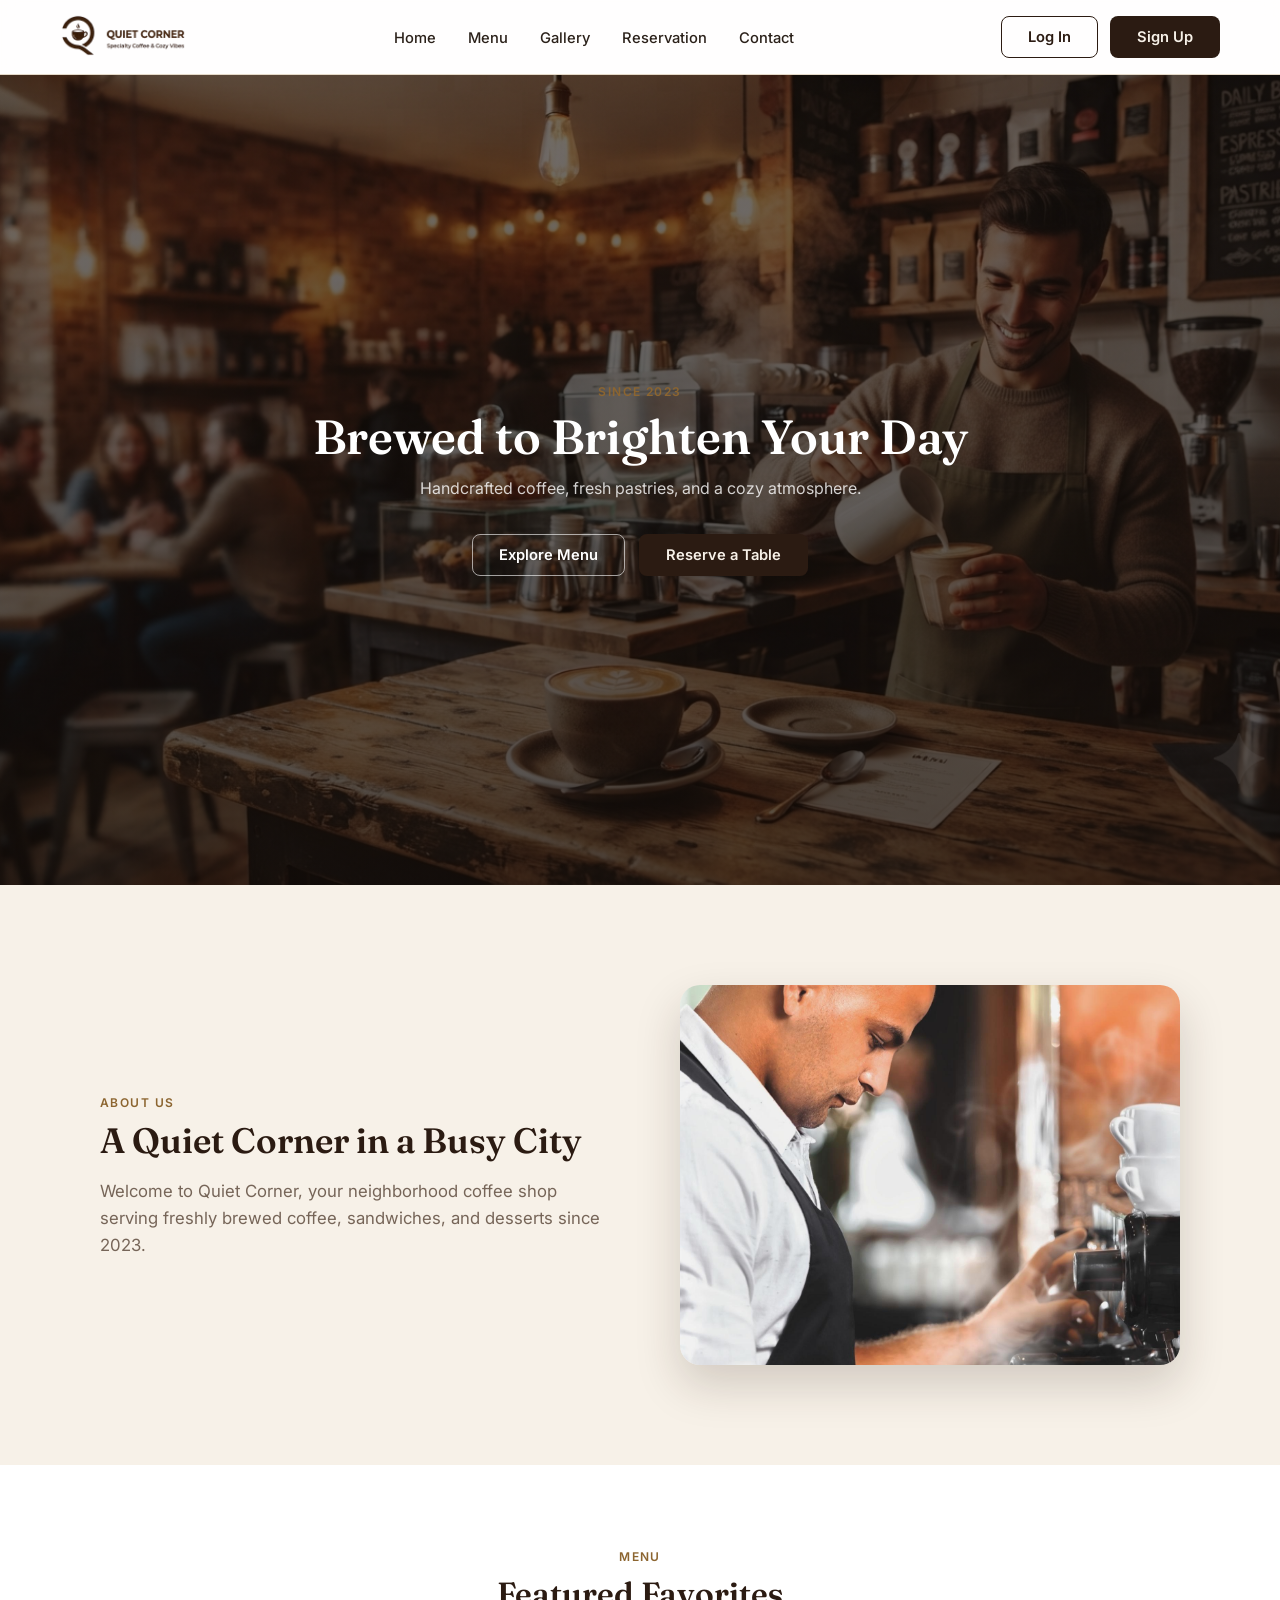
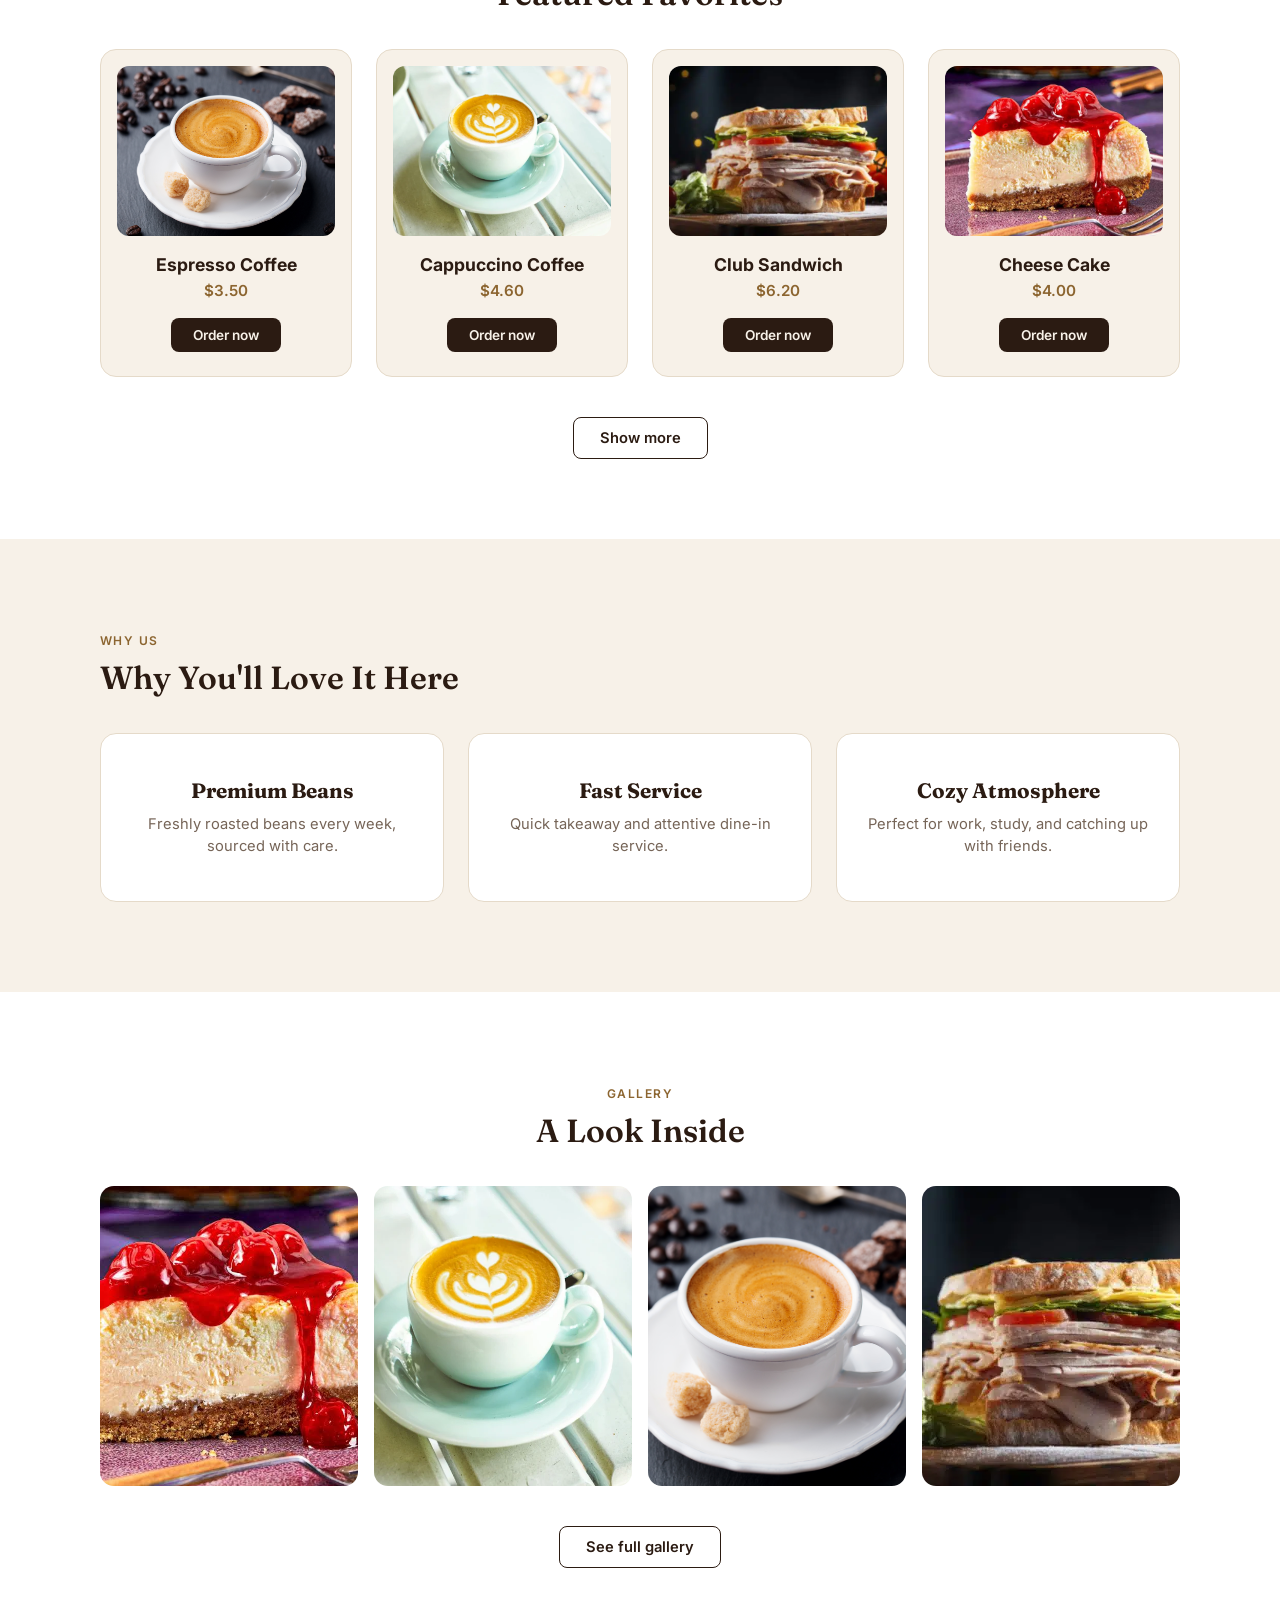
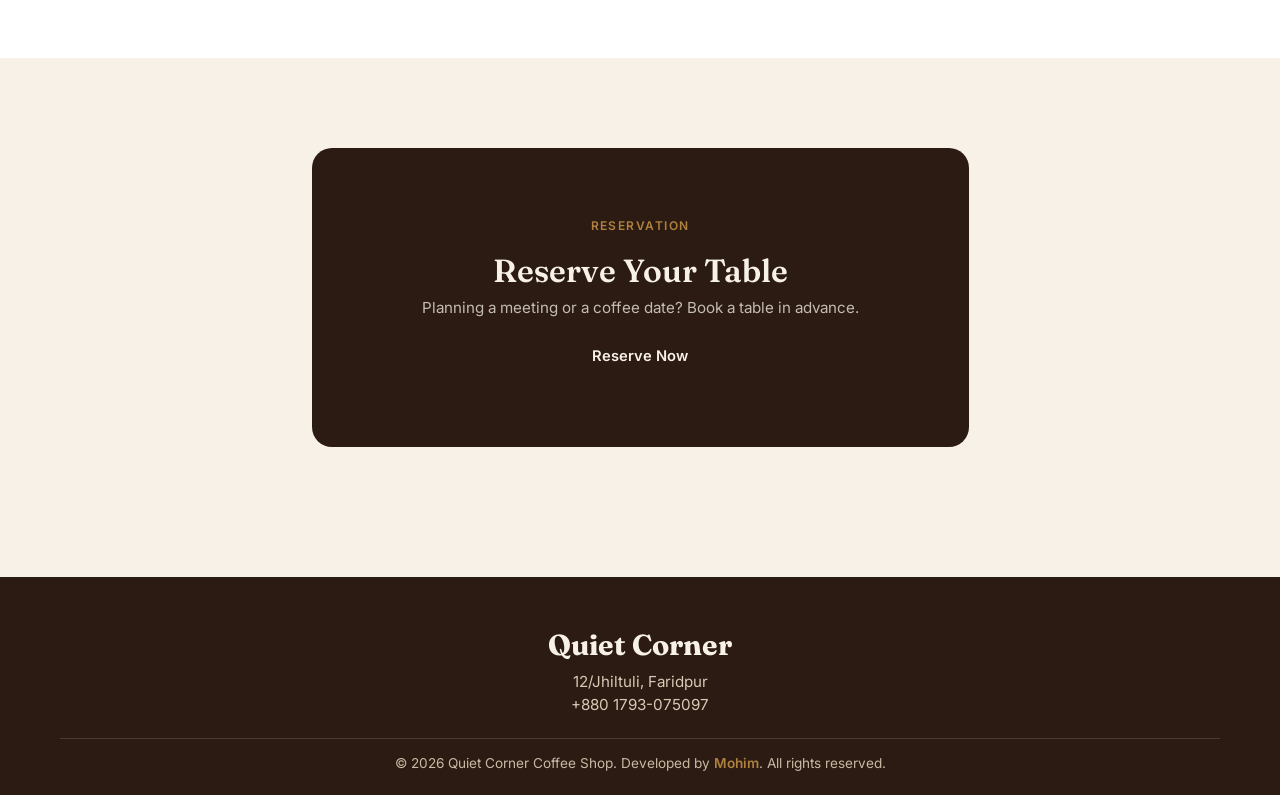
<file: index.html>
<!DOCTYPE html>
<html lang="en">

<head>
   <meta charset="UTF-8">
   <meta name="viewport" content="width=device-width, initial-scale=1.0">
   <link rel="shortcut icon" href="images/favicon.png" type="image/x-icon">
   <title>Home | Quiet Corner Coffee Shop</title>
   <link rel="preconnect" href="https://fonts.googleapis.com">
   <link rel="preconnect" href="https://fonts.gstatic.com" crossorigin>
   <link
      href="https://fonts.googleapis.com/css2?family=Fraunces:opsz,wght@9..144,500;9..144,600;9..144,700&family=Inter:wght@400;500;600;700&display=swap"
      rel="stylesheet">
   <link rel="stylesheet" href="styles/style.css">
</head>

<body>
   <nav>
      <div class="logo">
         <img src="images/logoWithText.png" alt="Quiet Corner Coffee Shop">
      </div>
      <div class="menu">
         <ul>
            <li><a href="./index.html">Home</a></li>
            <li><a href="./pages/menu.html">Menu</a></li>
            <li><a href="#">Gallery</a></li>
            <li><a href="./pages/reserve.html">Reservation</a></li>
            <li><a href="./pages/contact.html">Contact</a></li>
         </ul>
      </div>
      <div class="authBtn">
         <a class="btn btn-outline" href="./pages/login.html">Log In</a>
         <a class="btn btn-solid" href="./pages/signup.html">Sign Up</a>
      </div>
   </nav>

   <header>
      <section id="hero">
         <span class="eyebrow">Since 2023</span>
         <h1>Brewed to Brighten Your Day</h1>
         <h4>Handcrafted coffee, fresh pastries, and a cozy atmosphere.</h4>
         <div class="btns">
            <a class="btn btn-outline-light" href="#featuredMenu">Explore Menu</a>
            <a class="btn btn-solid" href="./pages/reserve.html">Reserve a Table</a>
         </div>
      </section>
   </header>

   <main>
      <section id="aboutSection">
         <div class="text">
            <span class="eyebrow">About Us</span>
            <h2>A Quiet Corner in a Busy City</h2>
            <p>Welcome to Quiet Corner, your neighborhood coffee shop serving freshly brewed coffee, sandwiches, and
               desserts since 2023.</p>
         </div>
         <div class="image">
            <img src="images/about.jpg" alt="Interior of Quiet Corner coffee shop">
         </div>
      </section>

      <section id="featuredMenu">
         <span class="eyebrow">Menu</span>
         <h2>Featured Favorites</h2>
         <div class="menuCards">
            <div class="menuCard">
               <img src="images/espresso.jpg" alt="Espresso">
               <h3>Espresso Coffee</h3>
               <p>$3.50</p>
               <a href="#">Order now</a>
            </div>
            <div class="menuCard">
               <img src="images/cappucino.webp" alt="Cappuccino">
               <h3>Cappuccino Coffee</h3>
               <p>$4.60</p>
               <a href="#">Order now</a>
            </div>
            <div class="menuCard">
               <img src="images/clubSandwich.webp" alt="Club Sandwich">
               <h3>Club Sandwich</h3>
               <p>$6.20</p>
               <a href="#">Order now</a>
            </div>
            <div class="menuCard">
               <img src="images/cheeseCake.jpg" alt="Cheese Cake">
               <h3>Cheese Cake</h3>
               <p>$4.00</p>
               <a href="#">Order now</a>
            </div>
         </div>
         <a class="btn btn-outline show" href="./pages/menu.html">Show more</a>
      </section>

      <section id="whyChoose">
         <span class="eyebrow">Why Us</span>
         <h2>Why You'll Love It Here</h2>
         <div class="chooseCards">
            <div class="chooseCard">
               <h3>Premium Beans</h3>
               <p>Freshly roasted beans every week, sourced with care.</p>
            </div>
            <div class="chooseCard">
               <h3>Fast Service</h3>
               <p>Quick takeaway and attentive dine-in service.</p>
            </div>
            <div class="chooseCard">
               <h3>Cozy Atmosphere</h3>
               <p>Perfect for work, study, and catching up with friends.</p>
            </div>
         </div>
      </section>

      <section id="galleryPreview">
         <span class="eyebrow">Gallery</span>
         <h2>A Look Inside</h2>
         <div class="galleryCards">
            <div class="galleryCard"><img src="images/cheeseCake.jpg" alt="Cheese cake slice"></div>
            <div class="galleryCard"><img src="images/cappucino.webp" alt="Cappuccino with latte art"></div>
            <div class="galleryCard"><img src="images/espresso.jpg" alt="Fresh espresso shot"></div>
            <div class="galleryCard"><img src="images/clubSandwich.webp" alt="Club sandwich on a plate"></div>
         </div>
         <a class="btn btn-outline show" href="./pages/gallery.html">See full gallery</a>
      </section>

      <section id="reserve">
         <div class="box">
            <span class="eyebrow">Reservation</span>
            <h3>Reserve Your Table</h3>
            <p>Planning a meeting or a coffee date? Book a table in advance.</p>
            <a class="btn btn-solid" href="./pages/reserve.html">Reserve Now</a>
         </div>
      </section>
   </main>

   <footer>
      <div class="contact">
         <h2>Quiet Corner</h2>
         <h4>12/Jhiltuli, Faridpur</h4>
         <h4>+880 1793-075097</h4>
      </div>
      <hr>
      <div class="copyright">&copy; 2026 Quiet Corner Coffee Shop. Developed by <span>Mohim</span>. All rights reserved.
      </div>
   </footer>
</body>

</html>
</file>
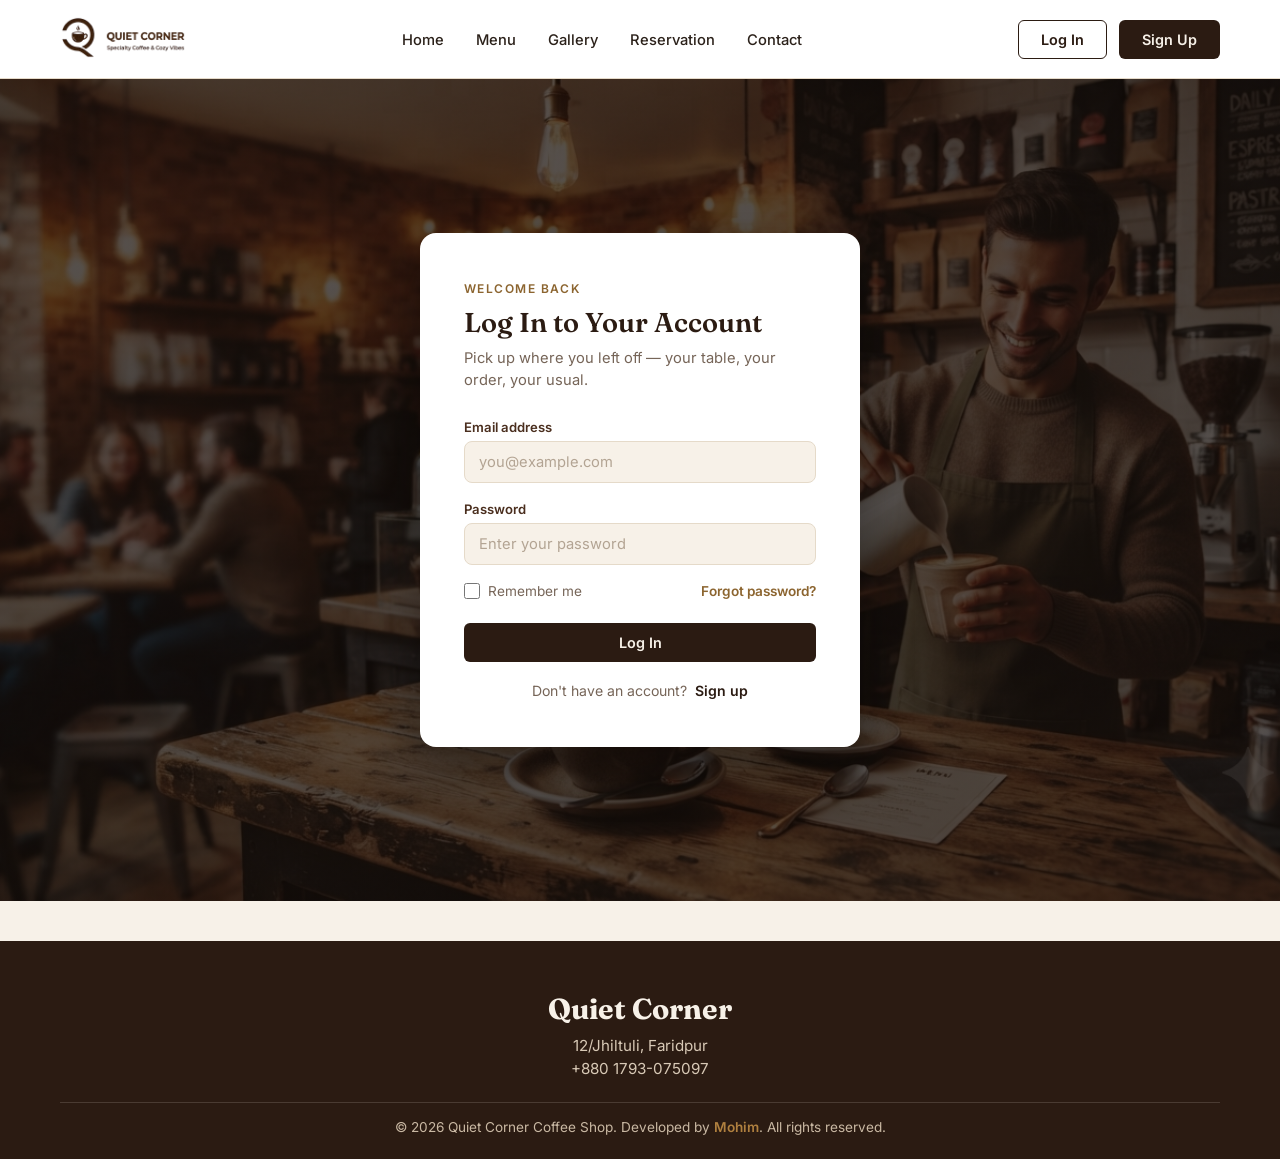
<file: pages/login.html>
<!DOCTYPE html>
<html lang="en">

<head>
   <meta charset="UTF-8">
   <meta name="viewport" content="width=device-width, initial-scale=1.0">
   <title>Log In | Quiet Corner Coffee Shop</title>
   <link rel="preconnect" href="https://fonts.googleapis.com">
   <link rel="preconnect" href="https://fonts.gstatic.com" crossorigin>
   <link
      href="https://fonts.googleapis.com/css2?family=Fraunces:opsz,wght@9..144,500;9..144,600&family=Inter:wght@400;500;600;700&display=swap"
      rel="stylesheet">
   <link rel="stylesheet" href="../styles/style.css">
   <link rel="stylesheet" href="../styles/login.css">
</head>

<body>
   <nav>
      <div class="logo">
         <img src="../images/logoWithText.png" alt="Quiet Corner Coffee Shop">
      </div>
      <div class="menu">
         <ul>
            <li><a href="../index.html">Home</a></li>
            <li><a href="./menu.html">Menu</a></li>
            <li><a href="./gallery.html">Gallery</a></li>
            <li><a href="./reserve.html">Reservation</a></li>
            <li><a href="./contact.html">Contact</a></li>
         </ul>
      </div>
      <div class="authBtn">
         <a class="btn btn-outline" href="./login.html">Log In</a>
         <a class="btn btn-solid" href="./signup.html">Sign Up</a>
      </div>
   </nav>

   <main>
      <section id="login-box">
         <div class="login-container">
            <span class="eyebrow">Welcome Back</span>
            <h1>Log In to Your Account</h1>
            <p class="subhead">Pick up where you left off — your table, your order, your usual.</p>

            <form novalidate>
               <div class="field">
                  <label for="email">Email address</label>
                  <input type="email" name="email" id="email" placeholder="you@example.com" required>
               </div>

               <div class="field">
                  <label for="password">Password</label>
                  <input type="password" name="password" id="password" placeholder="Enter your password" required>
               </div>

               <div class="form-row">
                  <div class="checkbox-wrapper">
                     <input type="checkbox" name="checkbox" id="checkbox">
                     <label for="checkbox">Remember me</label>
                  </div>
                  <a class="forgotLink" href="#">Forgot password?</a>
               </div>

               <button class="btn btn-solid btn-block" type="submit">Log In</button>

               <p class="altAction">Don't have an account? <a href="./signup.html">Sign up</a></p>
            </form>
         </div>
      </section>
   </main>

   <footer>
      <div class="contact">
         <h2>Quiet Corner</h2>
         <h4>12/Jhiltuli, Faridpur</h4>
         <h4>+880 1793-075097</h4>
      </div>
      <hr>
      <div class="copyright">&copy; 2026 Quiet Corner Coffee Shop. Developed by <span>Mohim</span>. All rights reserved.
      </div>
   </footer>
</body>

</html>
</file>
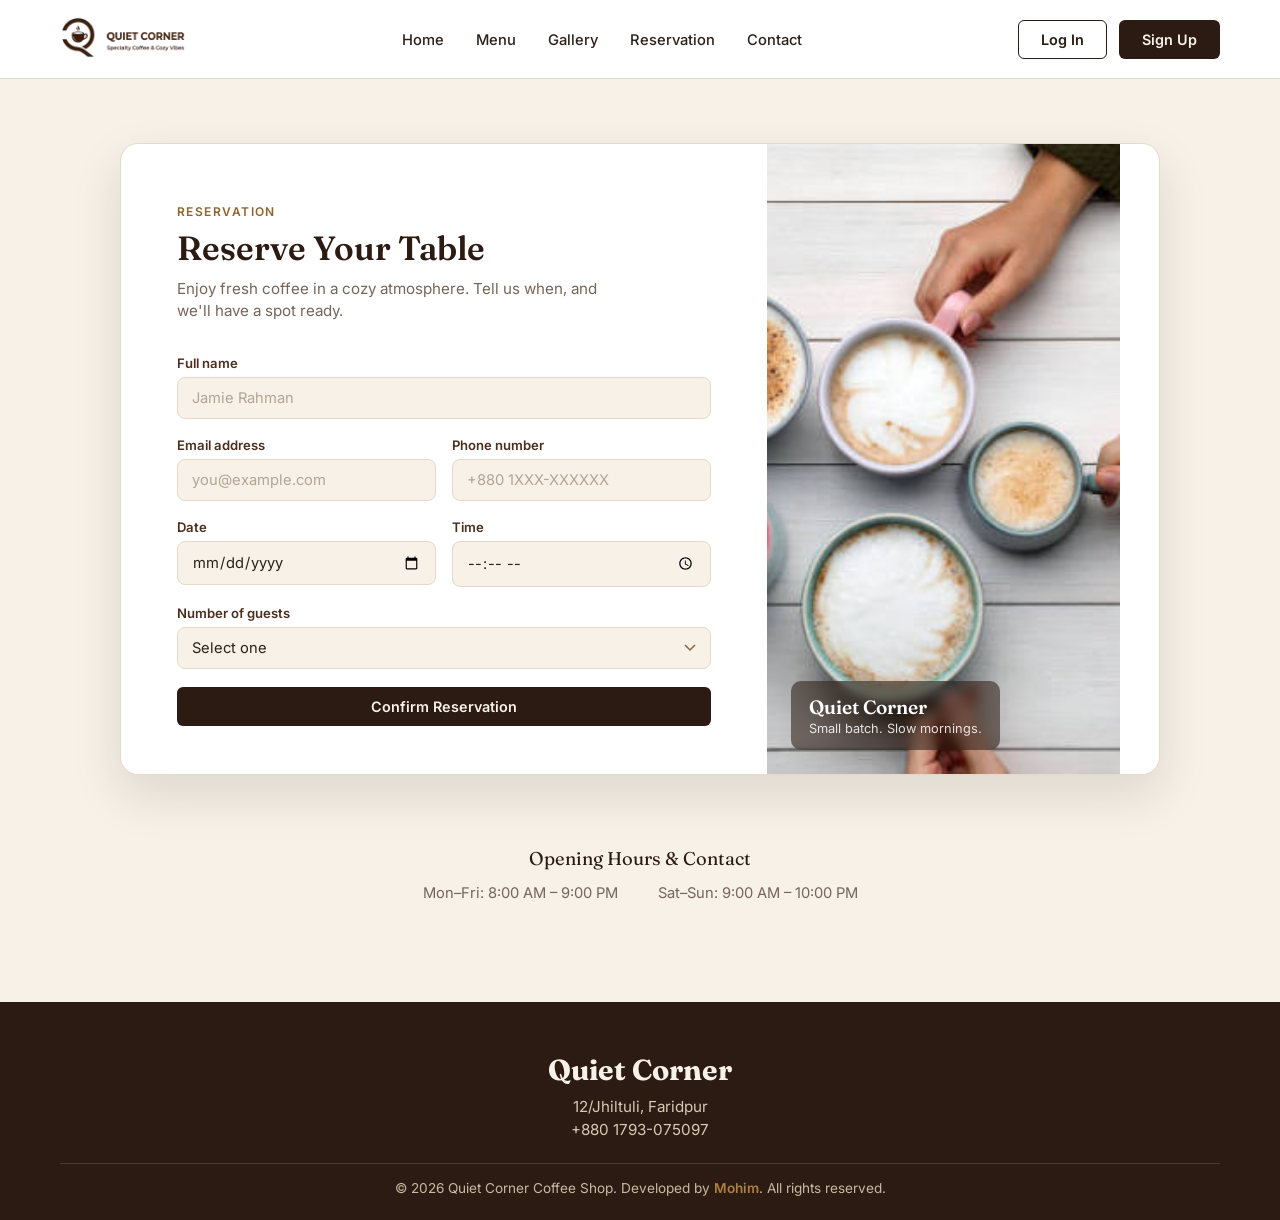
<file: pages/reserve.html>
<!DOCTYPE html>
<html lang="en">

<head>
   <meta charset="UTF-8">
   <meta name="viewport" content="width=device-width, initial-scale=1.0">
   <link rel="shortcut icon" href="../images/favicon.png" type="image/x-icon">
   <title>Reserve a Table | Quiet Corner</title>
   <link rel="preconnect" href="https://fonts.googleapis.com">
   <link rel="preconnect" href="https://fonts.gstatic.com" crossorigin>
   <link
      href="https://fonts.googleapis.com/css2?family=Fraunces:opsz,wght@9..144,500;9..144,600&family=Inter:wght@400;500;600;700&display=swap"
      rel="stylesheet">
   <link rel="stylesheet" href="../styles/style.css">
   <link rel="stylesheet" href="../styles/reserve.css">
</head>

<body>
   <nav>
      <div class="logo">
         <img src="../images/logoWithText.png" alt="Quiet Corner Coffee Shop">
      </div>
      <div class="menu">
         <ul>
            <li><a href="../index.html">Home</a></li>
            <li><a href="./menu.html">Menu</a></li>
            <li><a href="./gallery.html">Gallery</a></li>
            <li><a href="./reserve.html">Reservation</a></li>
            <li><a href="./contact.html">Contact</a></li>
         </ul>
      </div>
      <div class="authBtn">
         <a class="btn btn-outline" href="./login.html">Log In</a>
         <a class="btn btn-solid" href="./signup.html">Sign Up</a>
      </div>
   </nav>

   <main>
      <section id="reserveContainer">
         <div class="reserveWrap">

            <div class="reservePanel">
               <span class="eyebrow">Reservation</span>
               <h1>Reserve Your Table</h1>
               <p class="subhead">Enjoy fresh coffee in a cozy atmosphere. Tell us when, and we'll have a spot ready.
               </p>

               <form novalidate>
                  <div class="field">
                     <label for="name">Full name</label>
                     <input type="text" name="name" id="name" placeholder="Jamie Rahman" required>
                  </div>

                  <div class="field-row">
                     <div class="field">
                        <label for="email">Email address</label>
                        <input type="email" name="email" id="email" placeholder="you@example.com" required>
                     </div>
                     <div class="field">
                        <label for="phone">Phone number</label>
                        <input type="tel" name="phone" id="phone" placeholder="+880 1XXX-XXXXXX" required>
                     </div>
                  </div>

                  <div class="field-row">
                     <div class="field">
                        <label for="date">Date</label>
                        <input type="date" name="date" id="date" required>
                     </div>
                     <div class="field">
                        <label for="time">Time</label>
                        <input type="time" name="time" id="time" required>
                     </div>
                  </div>

                  <div class="field">
                     <label for="guest">Number of guests</label>
                     <select name="guest" id="guest" required>
                        <option value="" disabled selected>Select one</option>
                        <option value="1">1 guest</option>
                        <option value="2">2 guests</option>
                        <option value="3">3 guests</option>
                        <option value="4">4 guests</option>
                        <option value="5">5 guests</option>
                     </select>
                  </div>

                  <button class="btn btn-solid btn-block" type="submit">Confirm Reservation</button>
               </form>
            </div>

            <div class="reserveMedia">
               <img src="../images/reserveCoffee.jpg" alt="Welcome with coffee at Quiet Corner">
               <div class="mediaCaption">
                  <span class="mediaTitle">Quiet Corner</span>
                  <span class="mediaSub">Small batch. Slow mornings.</span>
               </div>
            </div>

         </div>
      </section>

      <section id="timeTable">
         <span class="first">Opening Hours &amp; Contact</span>
         <div class="hoursGrid">
            <span>Mon–Fri: 8:00 AM – 9:00 PM</span>
            <span>Sat–Sun: 9:00 AM – 10:00 PM</span>
         </div>
      </section>
   </main>

   <footer>
      <div class="contact">
         <h2>Quiet Corner</h2>
         <h4>12/Jhiltuli, Faridpur</h4>
         <h4>+880 1793-075097</h4>
      </div>
      <hr>
      <div class="copyright">&copy; 2026 Quiet Corner Coffee Shop. Developed by <span>Mohim</span>. All rights reserved.
      </div>
   </footer>

</body>

</html>
</file>
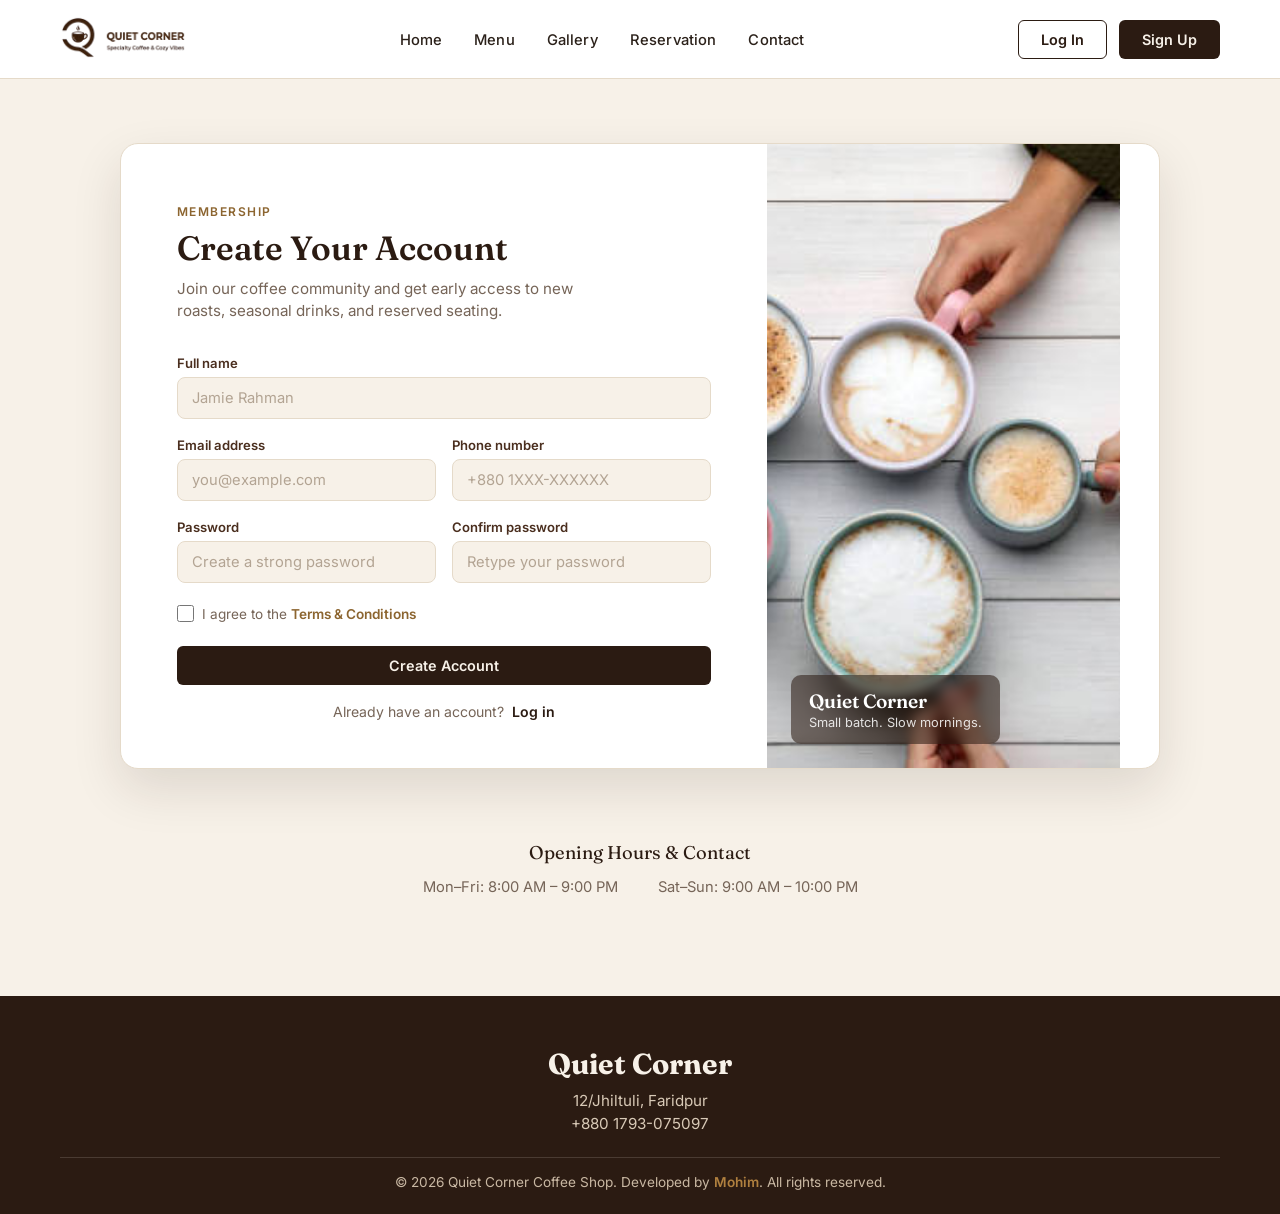
<file: pages/signup.html>
<!DOCTYPE html>
<html lang="en">

<head>
   <meta charset="UTF-8">
   <meta name="viewport" content="width=device-width, initial-scale=1.0">
   <title>Sign Up | Quiet Corner Coffee Shop</title>
   <link rel="preconnect" href="https://fonts.googleapis.com">
   <link rel="preconnect" href="https://fonts.gstatic.com" crossorigin>
   <link
      href="https://fonts.googleapis.com/css2?family=Fraunces:opsz,wght@9..144,500;9..144,600&family=Inter:wght@400;500;600;700&display=swap"
      rel="stylesheet">
   <link rel="stylesheet" href="../styles/style.css">
   <link rel="stylesheet" href="../styles/signup.css">
</head>

<body>
   <nav>
      <div class="logo">
         <img src="../images/logoWithText.png" alt="Quiet Corner Coffee Shop">
      </div>
      <div class="menu">
         <ul>
            <li><a href="../index.html">Home</a></li>
            <li><a href="./menu.html">Menu</a></li>
            <li><a href="./gallery.html">Gallery</a></li>
            <li><a href="./reserve.html">Reservation</a></li>
            <li><a href="./contact.html">Contact</a></li>
         </ul>
      </div>
      <div class="authBtn">
         <a class="btn btn-outline" href="./login.html">Log In</a>
         <a class="btn btn-solid" href="./signup.html">Sign Up</a>
      </div>
   </nav>

   <main>
      <section id="signupContainer">
         <div class="signupWrap">

            <div class="signupPanel">
               <span class="eyebrow">Membership</span>
               <h1>Create Your Account</h1>
               <p class="subhead">Join our coffee community and get early access to new roasts, seasonal drinks, and
                  reserved seating.</p>

               <form novalidate>
                  <div class="field">
                     <label for="name">Full name</label>
                     <input type="text" name="name" id="name" placeholder="Jamie Rahman" required>
                  </div>

                  <div class="field-row">
                     <div class="field">
                        <label for="email">Email address</label>
                        <input type="email" name="email" id="email" placeholder="you@example.com" required>
                     </div>
                     <div class="field">
                        <label for="phone">Phone number</label>
                        <input type="tel" name="phone" id="phone" placeholder="+880 1XXX-XXXXXX" required>
                     </div>
                  </div>

                  <div class="field-row">
                     <div class="field">
                        <label for="password">Password</label>
                        <input type="password" name="password" id="password" placeholder="Create a strong password"
                           required>
                     </div>
                     <div class="field">
                        <label for="re-password">Confirm password</label>
                        <input type="password" name="re-password" id="re-password" placeholder="Retype your password"
                           required>
                     </div>
                  </div>

                  <div class="checkbox-wrapper">
                     <input type="checkbox" name="check" id="check">
                     <label for="check">I agree to the <a href="#">Terms &amp; Conditions</a></label>
                  </div>

                  <button class="btn btn-solid btn-block" type="submit">Create Account</button>

                  <p class="altAction">Already have an account? <a href="./login.html">Log in</a></p>
               </form>
            </div>

            <div class="signupMedia">
               <img src="../images/reserveCoffee.jpg" alt="Warm cup of coffee at Quiet Corner">
               <div class="mediaCaption">
                  <span class="mediaTitle">Quiet Corner</span>
                  <span class="mediaSub">Small batch. Slow mornings.</span>
               </div>
            </div>

         </div>
      </section>

      <section id="timeTable">
         <span class="first">Opening Hours &amp; Contact</span>
         <div class="hoursGrid">
            <span>Mon–Fri: 8:00 AM – 9:00 PM</span>
            <span>Sat–Sun: 9:00 AM – 10:00 PM</span>
         </div>
      </section>
   </main>

   <footer>
      <div class="contact">
         <h2>Quiet Corner</h2>
         <h4>12/Jhiltuli, Faridpur</h4>
         <h4>+880 1793-075097</h4>
      </div>
      <hr>
      <div class="copyright">&copy; 2026 Quiet Corner Coffee Shop. Developed by <span>Mohim</span>. All rights reserved.
      </div>
   </footer>
</body>

</html>
</file>
<file: styles/style.css>
:root {
  --espresso: #2B1B12;
  --coffee: #4A2E1E;
  --coffee-light: #7A5A42;
  --cream: #F7F1E8;
  --card: #FFFFFF;
  --gold: #B0803F;
  --gold-dark: #8C6530;
  --border: #E5DAC9;
  --text: #2B211A;
  --text-muted: #766558;
  --font-display: "Fraunces", "Georgia", serif;
  --font-body: "Inter", "Segoe UI", sans-serif;
}

* {
  margin: 0;
  padding: 0;
  box-sizing: border-box;
  list-style: none;
  font-family: var(--font-body);
}

body {
  background: var(--cream);
  color: var(--text);
  max-width: 1440px;
  margin: 0 auto;
}

.eyebrow {
  display: inline-block;
  font-size: 0.75rem;
  font-weight: 600;
  letter-spacing: 0.12em;
  text-transform: uppercase;
  color: var(--gold-dark);
  margin-bottom: 10px;
}

.btn {
  display: inline-block;
  text-decoration: none;
  padding: 11px 26px;
  font-weight: 600;
  font-size: 0.92rem;
  border-radius: 8px;
  border: 1px solid transparent;
  cursor: pointer;
  transition: background 0.2s ease, color 0.2s ease, box-shadow 0.2s ease, transform 0.15s ease;
}

.btn-solid {
  background: var(--espresso);
  color: var(--cream);
}

.btn-solid:hover {
  background: var(--coffee);
  box-shadow: 0 8px 20px rgba(43, 27, 18, 0.3);
}

.btn-outline {
  background: transparent;
  border: 1px solid var(--espresso);
  color: var(--espresso);
}

.btn-outline:hover {
  background: var(--espresso);
  color: var(--cream);
}

.btn-outline-light {
  background: transparent;
  border: 1px solid rgba(255, 255, 255, 0.6);
  color: #fff;
}

.btn-outline-light:hover {
  background: #fff;
  color: var(--espresso);
}

nav {
  display: flex;
  justify-content: space-between;
  align-items: center;
  background: rgba(255, 255, 255, 0.92);
  backdrop-filter: blur(8px);
  padding: 14px 60px;
  position: sticky;
  top: 0;
  z-index: 1000;
  border-bottom: 1px solid var(--border);
}

nav .logo img {
  height: 42px;
}

nav .menu ul {
  display: flex;
  gap: 32px;
}

nav .menu ul a {
  text-decoration: none;
  color: var(--text);
  font-size: 0.92rem;
  font-weight: 500;
  transition: color 0.2s ease;
}

nav .menu ul a:hover {
  color: var(--gold-dark);
}

.authBtn {
  display: flex;
  gap: 12px;
}

#hero {
  position: relative;
  background-image: linear-gradient(rgba(20, 12, 8, 0.6), rgba(20, 12, 8, 0.72)), url("../images/heroBg.png");
  background-repeat: no-repeat;
  background-size: cover;
  background-position: center;
  min-height: 90vh;
  display: flex;
  justify-content: center;
  flex-direction: column;
  align-items: center;
  color: #fff;
  text-align: center;
  padding: 0 20%;
}

#hero h1 {
  font-family: var(--font-display);
  font-weight: 600;
  font-size: 3rem;
  margin-bottom: 14px;
  line-height: 1.15;
}

#hero h4 {
  font-size: 1rem;
  font-weight: 400;
  color: rgba(255, 255, 255, 0.8);
  margin-bottom: 36px;
}

#hero .btns {
  display: flex;
  gap: 14px;
}

#aboutSection {
  display: flex;
  align-items: center;
  gap: 80px;
  padding: 100px 100px;
}

.text {
  flex: 1;
}

.text h2 {
  font-family: var(--font-display);
  font-weight: 600;
  font-size: 2.2rem;
  color: var(--espresso);
  margin-bottom: 16px;
  line-height: 1.2;
}

.text p {
  font-size: 1.05rem;
  font-weight: 400;
  color: var(--text-muted);
  line-height: 1.6;
  max-width: 46ch;
}

.image {
  flex: 1;
  height: 380px;
  border-radius: 20px;
  overflow: hidden;
  box-shadow: 0 20px 45px rgba(43, 27, 18, 0.18);
}

.image img {
  width: 100%;
  height: 100%;
  object-fit: cover;
}

#featuredMenu {
  padding: 80px 100px;
  background: var(--card);
  text-align: center;
}

#featuredMenu h2,
#whyChoose h2,
#galleryPreview h2 {
  font-family: var(--font-display);
  font-weight: 600;
  font-size: 2rem;
  color: var(--espresso);
  margin-bottom: 36px;
}

.menuCards {
  display: grid;
  grid-template-columns: repeat(4, 1fr);
  gap: 24px;
}

.menuCard {
  background: var(--cream);
  border: 1px solid var(--border);
  padding: 16px 16px 24px;
  border-radius: 16px;
  text-align: center;
  transition: transform 0.25s ease, box-shadow 0.25s ease;
}

.menuCard:hover {
  transform: translateY(-8px);
  box-shadow: 0 16px 32px rgba(43, 27, 18, 0.15);
}

.menuCard img {
  width: 100%;
  height: 170px;
  object-fit: cover;
  border-radius: 12px;
  margin-bottom: 14px;
}

.menuCard h3 {
  font-size: 1.1rem;
  color: var(--espresso);
  margin-bottom: 6px;
}

.menuCard p {
  font-size: 0.95rem;
  color: var(--gold-dark);
  font-weight: 600;
  margin-bottom: 18px;
}

.menuCard a {
  display: inline-block;
  background: var(--espresso);
  color: var(--cream);
  text-decoration: none;
  padding: 9px 22px;
  font-weight: 600;
  font-size: 0.85rem;
  border-radius: 8px;
  transition: background 0.2s ease;
}

.menuCard a:hover {
  background: var(--coffee);
}

.show {
  width: fit-content;
  display: block;
  margin: 40px auto 0;
}

#whyChoose {
  padding: 90px 100px;
}

.chooseCards {
  display: grid;
  grid-template-columns: repeat(3, 1fr);
  gap: 24px;
}

.chooseCard {
  background: var(--card);
  border: 1px solid var(--border);
  border-radius: 16px;
  padding: 44px 24px;
  text-align: center;
  transition: box-shadow 0.25s ease, transform 0.25s ease;
}

.chooseCard:hover {
  transform: translateY(-6px);
  box-shadow: 0 16px 32px rgba(43, 27, 18, 0.1);
}

.chooseCard h3 {
  font-family: var(--font-display);
  font-size: 1.3rem;
  color: var(--espresso);
  margin-bottom: 10px;
}

.chooseCard p {
  font-size: 0.92rem;
  color: var(--text-muted);
  line-height: 1.5;
}

#galleryPreview {
  background: var(--card);
  padding: 90px 100px;
  text-align: center;
}

.galleryCards {
  display: grid;
  grid-template-columns: repeat(4, 1fr);
  gap: 16px;
}

.galleryCard {
  border-radius: 14px;
  overflow: hidden;
}

.galleryCard img {
  width: 100%;
  height: 300px;
  object-fit: cover;
  display: block;
  transition: transform 0.4s ease;
}

.galleryCard:hover img {
  transform: scale(1.06);
}

#reserve {
  padding: 90px 100px;
  display: flex;
  justify-content: center;
  align-items: center;
}

.box {
  display: flex;
  flex-direction: column;
  gap: 8px;
  justify-content: center;
  align-items: center;
  background: var(--espresso);
  border-radius: 20px;
  padding: 70px 110px;
  text-align: center;
}

.box .eyebrow {
  color: var(--gold);
}

.box h3 {
  font-family: var(--font-display);
  font-size: 2rem;
  color: var(--cream);
  font-weight: 600;
}

.box p {
  font-size: 0.95rem;
  color: rgba(247, 241, 232, 0.75);
  margin-bottom: 10px;
}

/* Footer */

footer {
  background-color: var(--espresso);
  color: var(--cream);
  padding: 50px 60px 24px;
  margin-top: 40px;
}

footer .contact {
  text-align: center;
}

footer .contact h2 {
  font-family: var(--font-display);
  font-size: 1.8rem;
  margin-bottom: 10px;
  color: var(--cream);
}

footer .contact h4 {
  font-weight: 400;
  font-size: 0.95rem;
  color: #d8c9b6;
  margin-top: 4px;
}

footer hr {
  border: none;
  border-top: 1px solid rgba(247, 241, 232, 0.15);
  margin: 24px 0 16px;
}

footer .copyright {
  text-align: center;
  font-size: 0.85rem;
  color: #c9b8a3;
}

footer .copyright span {
  color: var(--gold);
  font-weight: 600;
}

@media (max-width: 960px) {
  nav {
    padding: 14px 24px;
    flex-wrap: wrap;
    gap: 12px;
  }

  nav .menu ul {
    flex-wrap: wrap;
    gap: 16px;
  }

  #hero {
    padding: 0 8%;
  }

  #hero h1 {
    font-size: 2.2rem;
  }

  #aboutSection {
    flex-direction: column;
    padding: 60px 24px;
    gap: 40px;
  }

  .image {
    width: 100%;
  }

  #featuredMenu,
  #whyChoose,
  #galleryPreview,
  #reserve {
    padding: 60px 24px;
  }

  .menuCards {
    grid-template-columns: repeat(2, 1fr);
  }

  .chooseCards {
    grid-template-columns: 1fr;
  }

  .galleryCards {
    grid-template-columns: repeat(2, 1fr);
  }

  .box {
    padding: 50px 30px;
  }
}
</file>
<file: styles/login.css>
:root {
  --espresso: #2B1B12;
  --coffee: #4A2E1E;
  --cream: #F7F1E8;
  --card: #FFFFFF;
  --gold: #B0803F;
  --gold-dark: #8C6530;
  --border: #E5DAC9;
  --text: #2B211A;
  --text-muted: #766558;
  --font-display: "Fraunces", "Georgia", serif;
  --font-body: "Inter", "Segoe UI", sans-serif;
}

* {
  margin: 0;
  padding: 0;
  box-sizing: border-box;
  list-style: none;
  font-family: var(--font-body);
}

nav {
  display: flex;
  align-items: center;
  justify-content: space-between;
  padding: 16px 60px;
  background: var(--card);
  border-bottom: 1px solid var(--border);
}

nav .logo img {
  height: 42px;
}

nav .menu ul {
  display: flex;
  gap: 32px;
}

nav .menu ul li a {
  text-decoration: none;
  color: var(--text);
  font-size: 0.92rem;
  font-weight: 500;
  transition: color 0.2s ease;
}

nav .menu ul li a:hover {
  color: var(--gold-dark);
}

nav .authBtn {
  display: flex;
  gap: 12px;
}

.btn {
  display: inline-block;
  padding: 10px 22px;
  border-radius: 6px;
  font-size: 0.9rem;
  font-weight: 600;
  text-decoration: none;
  text-align: center;
  border: 1px solid transparent;
  cursor: pointer;
  transition: background 0.2s ease, box-shadow 0.2s ease, color 0.2s ease;
}

.btn-solid {
  background: var(--espresso);
  color: var(--cream);
}

.btn-solid:hover {
  background: var(--coffee);
  box-shadow: 0 6px 16px rgba(43, 27, 18, 0.25);
}

.btn-outline {
  background: transparent;
  border: 1px solid var(--espresso);
  color: var(--espresso);
}

.btn-outline:hover {
  background: var(--espresso);
  color: var(--cream);
}

.btn-block {
  display: block;
  width: 100%;
}

#login-box {
  position: relative;
  min-height: calc(100vh - 78px);
  background-image: linear-gradient(rgba(20, 12, 8, 0.72), rgba(20, 12, 8, 0.72)), url("../images/heroBg.png");
  background-repeat: no-repeat;
  background-position: center;
  background-size: cover;
  display: flex;
  justify-content: center;
  align-items: center;
  padding: 60px 20px;
}

.login-container {
  width: 100%;
  max-width: 440px;
  background: var(--card);
  padding: 48px 44px;
  border-radius: 16px;
  box-shadow: 0 20px 50px rgba(0, 0, 0, 0.35);
}

.eyebrow {
  display: block;
  font-size: 0.75rem;
  font-weight: 600;
  letter-spacing: 0.12em;
  text-transform: uppercase;
  color: var(--gold-dark);
  margin-bottom: 10px;
}

.login-container h1 {
  font-family: var(--font-display);
  font-weight: 600;
  font-size: 1.7rem;
  color: var(--espresso);
  margin-bottom: 8px;
  line-height: 1.2;
}

.subhead {
  font-size: 0.92rem;
  color: var(--text-muted);
  line-height: 1.5;
  margin-bottom: 28px;
}

form {
  display: flex;
  flex-direction: column;
}

.field {
  display: flex;
  flex-direction: column;
  margin-bottom: 18px;
}

.field label {
  font-size: 0.82rem;
  font-weight: 600;
  color: var(--coffee);
  margin-bottom: 6px;
}

.field input {
  width: 100%;
  font-size: 0.92rem;
  font-weight: 400;
  padding: 11px 14px;
  border-radius: 8px;
  border: 1px solid var(--border);
  background: var(--cream);
  color: var(--text);
  transition: border-color 0.2s ease, box-shadow 0.2s ease, background 0.2s ease;
}

.field input::placeholder {
  color: #B3A493;
}

.field input:focus {
  outline: none;
  border-color: var(--gold);
  box-shadow: 0 0 0 3px rgba(176, 128, 63, 0.18);
  background: var(--card);
}

.form-row {
  display: flex;
  align-items: center;
  justify-content: space-between;
  margin-bottom: 24px;
}

.checkbox-wrapper {
  display: flex;
  align-items: center;
  gap: 8px;
}

.checkbox-wrapper input[type="checkbox"] {
  width: 16px;
  height: 16px;
  accent-color: var(--espresso);
  cursor: pointer;
}

.checkbox-wrapper label {
  font-size: 0.85rem;
  color: var(--text-muted);
  font-weight: 400;
}

.forgotLink {
  font-size: 0.85rem;
  color: var(--gold-dark);
  font-weight: 600;
  text-decoration: none;
}

.forgotLink:hover {
  text-decoration: underline;
}

.altAction {
  margin-top: 20px;
  text-align: center;
  font-size: 0.88rem;
  color: var(--text-muted);
}

.altAction a {
  color: var(--espresso);
  font-weight: 600;
  text-decoration: none;
  margin-left: 4px;
}

.altAction a:hover {
  text-decoration: underline;
}

/* Footer */

footer {
  background-color: var(--espresso);
  color: var(--cream);
  padding: 50px 60px 24px;
  margin-top: 40px;
}

footer .contact {
  text-align: center;
}

footer .contact h2 {
  font-family: var(--font-display);
  font-size: 1.8rem;
  margin-bottom: 10px;
  color: var(--cream);
}

footer .contact h4 {
  font-weight: 400;
  font-size: 0.95rem;
  color: #d8c9b6;
  margin-top: 4px;
}

footer hr {
  border: none;
  border-top: 1px solid rgba(247, 241, 232, 0.15);
  margin: 24px 0 16px;
}

footer .copyright {
  text-align: center;
  font-size: 0.85rem;
  color: #c9b8a3;
}

footer .copyright span {
  color: var(--gold);
  font-weight: 600;
}

@media (max-width: 480px) {
  .login-container {
    padding: 36px 26px;
  }

  nav {
    flex-wrap: wrap;
    gap: 12px;
    padding: 14px 20px;
  }

  nav .menu ul {
    gap: 18px;
    flex-wrap: wrap;
  }
}
</file>
<file: styles/reserve.css>
:root {
  --espresso: #2B1B12;
  --coffee: #4A2E1E;
  --cream: #F7F1E8;
  --card: #FFFFFF;
  --gold: #B0803F;
  --gold-dark: #8C6530;
  --border: #E5DAC9;
  --text: #2B211A;
  --text-muted: #766558;
  --font-display: "Fraunces", "Georgia", serif;
  --font-body: "Inter", "Segoe UI", sans-serif;
}

* {
  margin: 0;
  padding: 0;
  box-sizing: border-box;
  list-style: none;
  font-family: var(--font-body);
}

body {
  background: var(--cream);
  color: var(--text);
}

nav {
  display: flex;
  align-items: center;
  justify-content: space-between;
  padding: 16px 60px;
  background: var(--card);
  border-bottom: 1px solid var(--border);
}

nav .logo img {
  height: 42px;
}

nav .menu ul {
  display: flex;
  gap: 32px;
}

nav .menu ul li a {
  text-decoration: none;
  color: var(--text);
  font-size: 0.92rem;
  font-weight: 500;
  transition: color 0.2s ease;
}

nav .menu ul li a:hover {
  color: var(--gold-dark);
}

nav .authBtn {
  display: flex;
  gap: 12px;
}

.btn {
  display: inline-block;
  padding: 10px 22px;
  border-radius: 6px;
  font-size: 0.9rem;
  font-weight: 600;
  text-decoration: none;
  text-align: center;
  border: 1px solid transparent;
  cursor: pointer;
  transition: background 0.2s ease, box-shadow 0.2s ease, color 0.2s ease;
}

.btn-solid {
  background: var(--espresso);
  color: var(--cream);
}

.btn-solid:hover {
  background: var(--coffee);
  box-shadow: 0 6px 16px rgba(43, 27, 18, 0.25);
}

.btn-outline {
  background: transparent;
  border: 1px solid var(--espresso);
  color: var(--espresso);
}

.btn-outline:hover {
  background: var(--espresso);
  color: var(--cream);
}

.btn-block {
  display: block;
  width: 100%;
}

#reserveContainer {
  padding: 64px 24px 40px;
}

.reserveWrap {
  max-width: 1040px;
  margin: 0 auto;
  display: grid;
  grid-template-columns: 1.1fr 0.9fr;
  background: var(--card);
  border-radius: 18px;
  box-shadow: 0 20px 50px rgba(43, 27, 18, 0.12);
  overflow: hidden;
  border: 1px solid var(--border);
}

.reservePanel {
  padding: 56px 56px 48px;
}

.eyebrow {
  display: inline-block;
  font-size: 0.75rem;
  font-weight: 600;
  letter-spacing: 0.12em;
  text-transform: uppercase;
  color: var(--gold-dark);
  margin-bottom: 10px;
}

.reservePanel h1 {
  font-family: var(--font-display);
  font-weight: 600;
  font-size: 2.1rem;
  color: var(--espresso);
  margin-bottom: 10px;
  line-height: 1.15;
}

.subhead {
  font-size: 0.95rem;
  color: var(--text-muted);
  line-height: 1.5;
  margin-bottom: 32px;
  max-width: 42ch;
}

form {
  display: flex;
  flex-direction: column;
}

.field {
  display: flex;
  flex-direction: column;
  flex: 1;
  margin-bottom: 18px;
}

.field-row {
  display: flex;
  gap: 16px;
}

.field label {
  font-size: 0.82rem;
  font-weight: 600;
  color: var(--coffee);
  margin-bottom: 6px;
}

.field input,
.field select {
  padding: 11px 14px;
  border-radius: 8px;
  border: 1px solid var(--border);
  font-size: 0.92rem;
  color: var(--text);
  background: var(--cream);
  transition: border-color 0.2s ease, box-shadow 0.2s ease, background 0.2s ease;
}

.field input::placeholder {
  color: #B3A493;
}

.field select {
  cursor: pointer;
  appearance: none;
  background-image: url("data:image/svg+xml,%3Csvg xmlns='http://www.w3.org/2000/svg' width='12' height='8' viewBox='0 0 12 8'%3E%3Cpath d='M1 1l5 5 5-5' stroke='%238C6530' stroke-width='1.5' fill='none' fill-rule='evenodd'/%3E%3C/svg%3E");
  background-repeat: no-repeat;
  background-position: right 14px center;
  padding-right: 36px;
}

.field input:focus,
.field select:focus {
  outline: none;
  border-color: var(--gold);
  box-shadow: 0 0 0 3px rgba(176, 128, 63, 0.18);
  background-color: var(--card);
}

.reserveMedia {
  position: relative;
}

.reserveMedia img {
  width: 100%;
  height: 100%;
  object-fit: cover;
  display: block;
}

.mediaCaption {
  position: absolute;
  left: 24px;
  bottom: 24px;
  color: #fff;
  padding: 14px 18px;
  background: rgba(43, 27, 18, 0.55);
  backdrop-filter: blur(6px);
  border-radius: 10px;
}

.mediaTitle {
  display: block;
  font-family: var(--font-display);
  font-size: 1.2rem;
  font-weight: 600;
}

.mediaSub {
  display: block;
  font-size: 0.8rem;
  opacity: 0.85;
  margin-top: 2px;
}

#timeTable {
  max-width: 1040px;
  margin: 0 auto;
  padding: 32px 24px 60px;
  text-align: center;
}

#timeTable .first {
  display: block;
  font-family: var(--font-display);
  font-size: 1.15rem;
  color: var(--espresso);
  margin-bottom: 14px;
}

.hoursGrid {
  display: flex;
  justify-content: center;
  gap: 40px;
  color: var(--text-muted);
  font-size: 0.92rem;
}

/* Footer */

footer {
  background-color: var(--espresso);
  color: var(--cream);
  padding: 50px 60px 24px;
  margin-top: 40px;
}

footer .contact {
  text-align: center;
}

footer .contact h2 {
  font-family: var(--font-display);
  font-size: 1.8rem;
  margin-bottom: 10px;
  color: var(--cream);
}

footer .contact h4 {
  font-weight: 400;
  font-size: 0.95rem;
  color: #d8c9b6;
  margin-top: 4px;
}

footer hr {
  border: none;
  border-top: 1px solid rgba(247, 241, 232, 0.15);
  margin: 24px 0 16px;
}

footer .copyright {
  text-align: center;
  font-size: 0.85rem;
  color: #c9b8a3;
}

footer .copyright span {
  color: var(--gold);
  font-weight: 600;
}

@media (max-width: 860px) {
  .reserveWrap {
    grid-template-columns: 1fr;
  }

  .reserveMedia {
    order: -1;
    height: 220px;
  }

  .reservePanel {
    padding: 40px 28px;
  }

  .field-row {
    flex-direction: column;
    gap: 0;
  }

  nav {
    flex-wrap: wrap;
    gap: 12px;
    padding: 14px 20px;
  }

  nav .menu ul {
    gap: 18px;
    flex-wrap: wrap;
  }

  .hoursGrid {
    flex-direction: column;
    gap: 6px;
  }
}
</file>
<file: styles/signup.css>
:root {
  --espresso: #2B1B12;
  --coffee: #4A2E1E;
  --coffee-light: #7A5A42;
  --cream: #F7F1E8;
  --card: #FFFFFF;
  --gold: #B0803F;
  --gold-dark: #8C6530;
  --border: #E5DAC9;
  --text: #2B211A;
  --text-muted: #766558;
  --font-display: "Fraunces", "Georgia", serif;
  --font-body: "Inter", "Segoe UI", sans-serif;
}

* {
  margin: 0;
  padding: 0;
  box-sizing: border-box;
  list-style: none;
  font-family: var(--font-body);
}

body {
  background: var(--cream);
  color: var(--text);
}

nav {
  display: flex;
  align-items: center;
  justify-content: space-between;
  padding: 16px 60px;
  background: var(--card);
  border-bottom: 1px solid var(--border);
}

nav .logo img {
  height: 42px;
}

nav .menu ul {
  display: flex;
  gap: 32px;
}

nav .menu ul li a {
  text-decoration: none;
  color: var(--text);
  font-size: 0.92rem;
  font-weight: 500;
  letter-spacing: 0.01em;
  transition: color 0.2s ease;
}

nav .menu ul li a:hover {
  color: var(--gold-dark);
}

nav .authBtn {
  display: flex;
  gap: 12px;
}

.btn {
  display: inline-block;
  padding: 10px 22px;
  border-radius: 6px;
  font-size: 0.9rem;
  font-weight: 600;
  text-decoration: none;
  text-align: center;
  border: 1px solid transparent;
  cursor: pointer;
  transition: transform 0.15s ease, box-shadow 0.2s ease, background 0.2s ease;
}

.btn-solid {
  background: var(--espresso);
  color: var(--cream);
}

.btn-solid:hover {
  background: var(--coffee);
  box-shadow: 0 6px 16px rgba(43, 27, 18, 0.25);
}

.btn-outline {
  background: transparent;
  border: 1px solid var(--espresso);
  color: var(--espresso);
}

.btn-outline:hover {
  background: var(--espresso);
  color: var(--cream);
}

.btn-block {
  display: block;
  width: 100%;
}

#signupContainer {
  padding: 64px 24px 40px;
}

.signupWrap {
  max-width: 1040px;
  margin: 0 auto;
  display: grid;
  grid-template-columns: 1.1fr 0.9fr;
  background: var(--card);
  border-radius: 18px;
  box-shadow: 0 20px 50px rgba(43, 27, 18, 0.12);
  overflow: hidden;
  border: 1px solid var(--border);
}

.signupPanel {
  padding: 56px 56px 48px;
}

.eyebrow {
  display: inline-block;
  font-size: 0.75rem;
  font-weight: 600;
  letter-spacing: 0.12em;
  text-transform: uppercase;
  color: var(--gold-dark);
  margin-bottom: 10px;
}

.signupPanel h1 {
  font-family: var(--font-display);
  font-weight: 600;
  font-size: 2.1rem;
  color: var(--espresso);
  margin-bottom: 10px;
  line-height: 1.15;
}

.subhead {
  font-size: 0.95rem;
  color: var(--text-muted);
  line-height: 1.5;
  margin-bottom: 32px;
  max-width: 40ch;
}

form {
  display: flex;
  flex-direction: column;
}

.field {
  display: flex;
  flex-direction: column;
  flex: 1;
  margin-bottom: 18px;
}

.field-row {
  display: flex;
  gap: 16px;
}

.field label {
  font-size: 0.82rem;
  font-weight: 600;
  color: var(--coffee);
  margin-bottom: 6px;
}

.field input {
  padding: 11px 14px;
  border-radius: 8px;
  border: 1px solid var(--border);
  font-size: 0.92rem;
  color: var(--text);
  background: var(--cream);
  transition: border-color 0.2s ease, box-shadow 0.2s ease;
}

.field input::placeholder {
  color: #B3A493;
}

.field input:focus {
  outline: none;
  border-color: var(--gold);
  box-shadow: 0 0 0 3px rgba(176, 128, 63, 0.18);
  background: var(--card);
}

.checkbox-wrapper {
  display: flex;
  align-items: center;
  gap: 8px;
  margin: 4px 0 24px;
}

.checkbox-wrapper input[type="checkbox"] {
  width: 17px;
  height: 17px;
  accent-color: var(--espresso);
}

.checkbox-wrapper label {
  font-size: 0.85rem;
  color: var(--text-muted);
  font-weight: 400;
}

.checkbox-wrapper label a {
  color: var(--gold-dark);
  font-weight: 600;
  text-decoration: none;
}

.checkbox-wrapper label a:hover {
  text-decoration: underline;
}

.altAction {
  margin-top: 18px;
  text-align: center;
  font-size: 0.88rem;
  color: var(--text-muted);
}

.altAction a {
  color: var(--espresso);
  font-weight: 600;
  text-decoration: none;
  margin-left: 4px;
}

.altAction a:hover {
  text-decoration: underline;
}

.signupMedia {
  position: relative;
}

.signupMedia img {
  width: 100%;
  height: 100%;
  object-fit: cover;
  display: block;
}

.mediaCaption {
  position: absolute;
  left: 24px;
  bottom: 24px;
  color: #fff;
  padding: 14px 18px;
  background: rgba(43, 27, 18, 0.55);
  backdrop-filter: blur(6px);
  border-radius: 10px;
}

.mediaTitle {
  display: block;
  font-family: var(--font-display);
  font-size: 1.2rem;
  font-weight: 600;
}

.mediaSub {
  display: block;
  font-size: 0.8rem;
  opacity: 0.85;
  margin-top: 2px;
}

#timeTable {
  max-width: 1040px;
  margin: 0 auto;
  padding: 32px 24px 60px;
  text-align: center;
}

#timeTable .first {
  display: block;
  font-family: var(--font-display);
  font-size: 1.15rem;
  color: var(--espresso);
  margin-bottom: 14px;
}

.hoursGrid {
  display: flex;
  justify-content: center;
  gap: 40px;
  color: var(--text-muted);
  font-size: 0.92rem;
}

/* Footer */

footer {
  background-color: var(--espresso);
  color: var(--cream);
  padding: 50px 60px 24px;
  margin-top: 40px;
}

footer .contact {
  text-align: center;
}

footer .contact h2 {
  font-family: var(--font-display);
  font-size: 1.8rem;
  margin-bottom: 10px;
  color: var(--cream);
}

footer .contact h4 {
  font-weight: 400;
  font-size: 0.95rem;
  color: #d8c9b6;
  margin-top: 4px;
}

footer hr {
  border: none;
  border-top: 1px solid rgba(247, 241, 232, 0.15);
  margin: 24px 0 16px;
}

footer .copyright {
  text-align: center;
  font-size: 0.85rem;
  color: #c9b8a3;
}

footer .copyright span {
  color: var(--gold);
  font-weight: 600;
}

@media (max-width: 860px) {
  .signupWrap {
    grid-template-columns: 1fr;
  }

  .signupMedia {
    order: -1;
    height: 220px;
  }

  .signupPanel {
    padding: 40px 28px;
  }

  .field-row {
    flex-direction: column;
    gap: 0;
  }

  nav {
    flex-wrap: wrap;
    gap: 12px;
    padding: 14px 20px;
  }

  nav .menu ul {
    gap: 18px;
    flex-wrap: wrap;
  }

  .hoursGrid {
    flex-direction: column;
    gap: 6px;
  }
}
</file>
